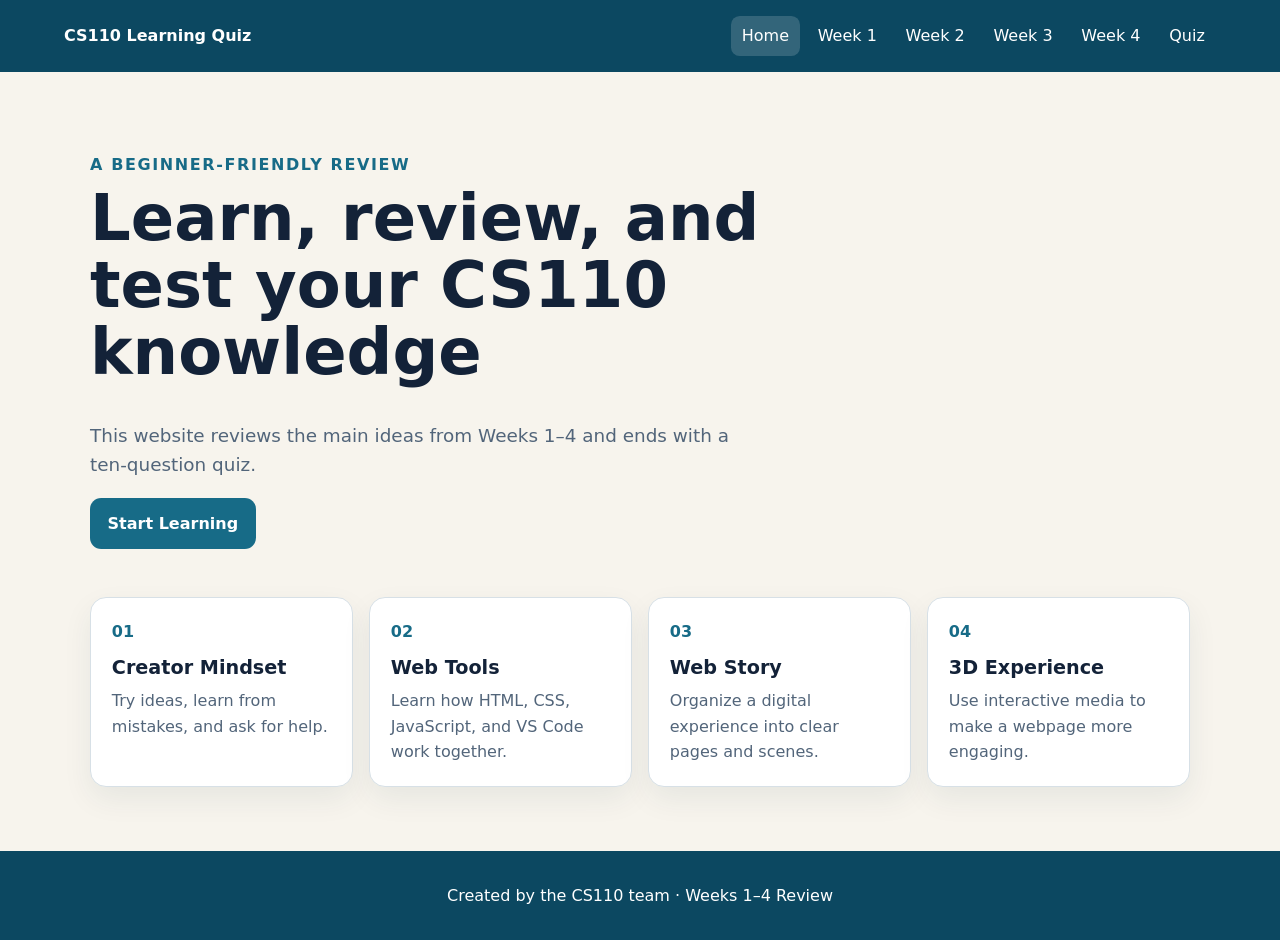
<file: Final/index.html>
<!doctype html>
<html lang="en">
<head>
  <meta charset="UTF-8">
  <meta name="viewport" content="width=device-width, initial-scale=1.0">
  <title>CS110 Learning Quiz</title>
  <link rel="stylesheet" href="styles.css">
  <script src="script.js" defer></script>
</head>
<body>
  <header class="site-header">
    <a class="brand" href="index.html">CS110 Learning Quiz</a>
    <nav aria-label="Main navigation">
      <a class="active" href="index.html">Home</a>
      <a href="week1.html">Week 1</a>
      <a href="week2.html">Week 2</a>
      <a href="week3.html">Week 3</a>
      <a href="week4.html">Week 4</a>
      <a href="quiz.html">Quiz</a>
    </nav>
  </header>

  <main>
    <section class="hero">
      <p class="eyebrow">A beginner-friendly review</p>
      <h1>Learn, review, and test your CS110 knowledge</h1>
      <p>This website reviews the main ideas from Weeks 1–4 and ends with a ten-question quiz.</p>
      <a class="button" href="week1.html">Start Learning</a>
    </section>

    <section class="card-grid" aria-label="Course overview">
      <article class="card"><span>01</span><h2>Creator Mindset</h2><p>Try ideas, learn from mistakes, and ask for help.</p></article>
      <article class="card"><span>02</span><h2>Web Tools</h2><p>Learn how HTML, CSS, JavaScript, and VS Code work together.</p></article>
      <article class="card"><span>03</span><h2>Web Story</h2><p>Organize a digital experience into clear pages and scenes.</p></article>
      <article class="card"><span>04</span><h2>3D Experience</h2><p>Use interactive media to make a webpage more engaging.</p></article>
    </section>
  </main>

  <footer>Created by the CS110 team · Weeks 1–4 Review</footer>
</body>
</html>
</file>
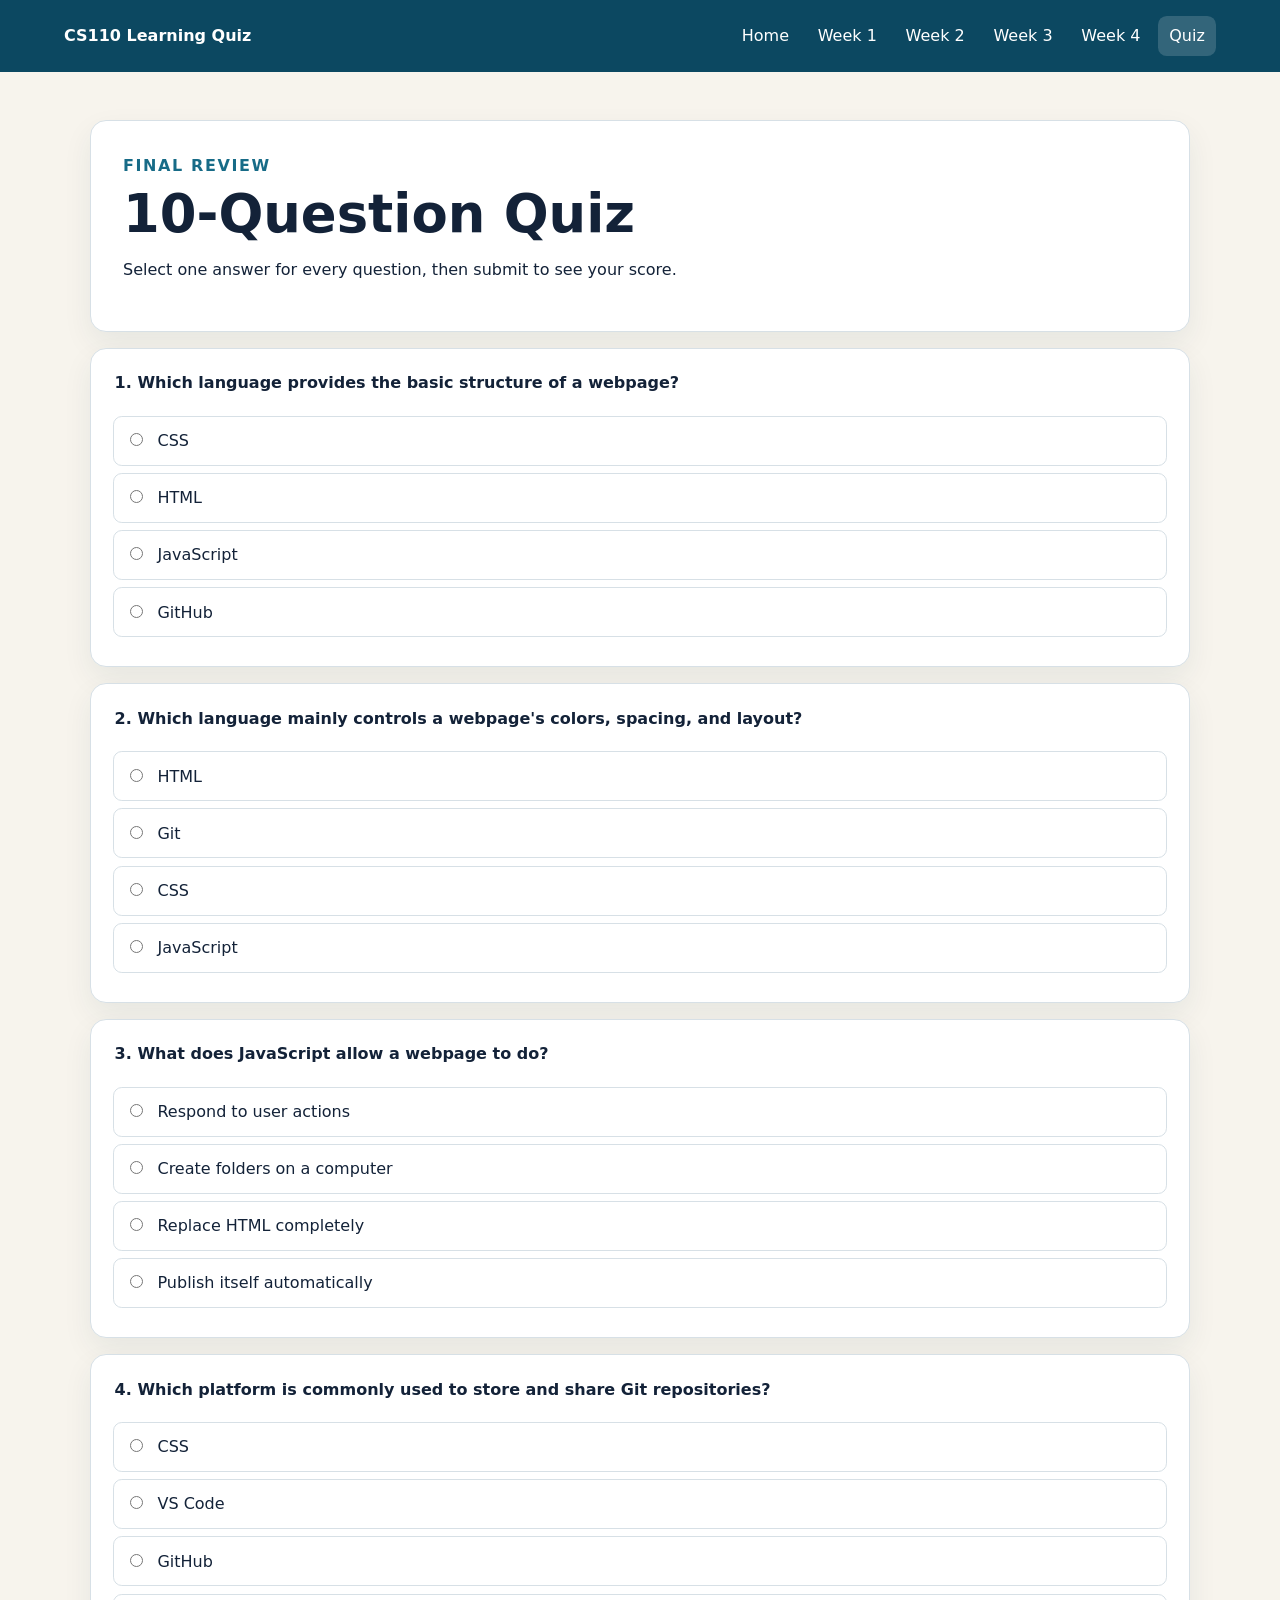
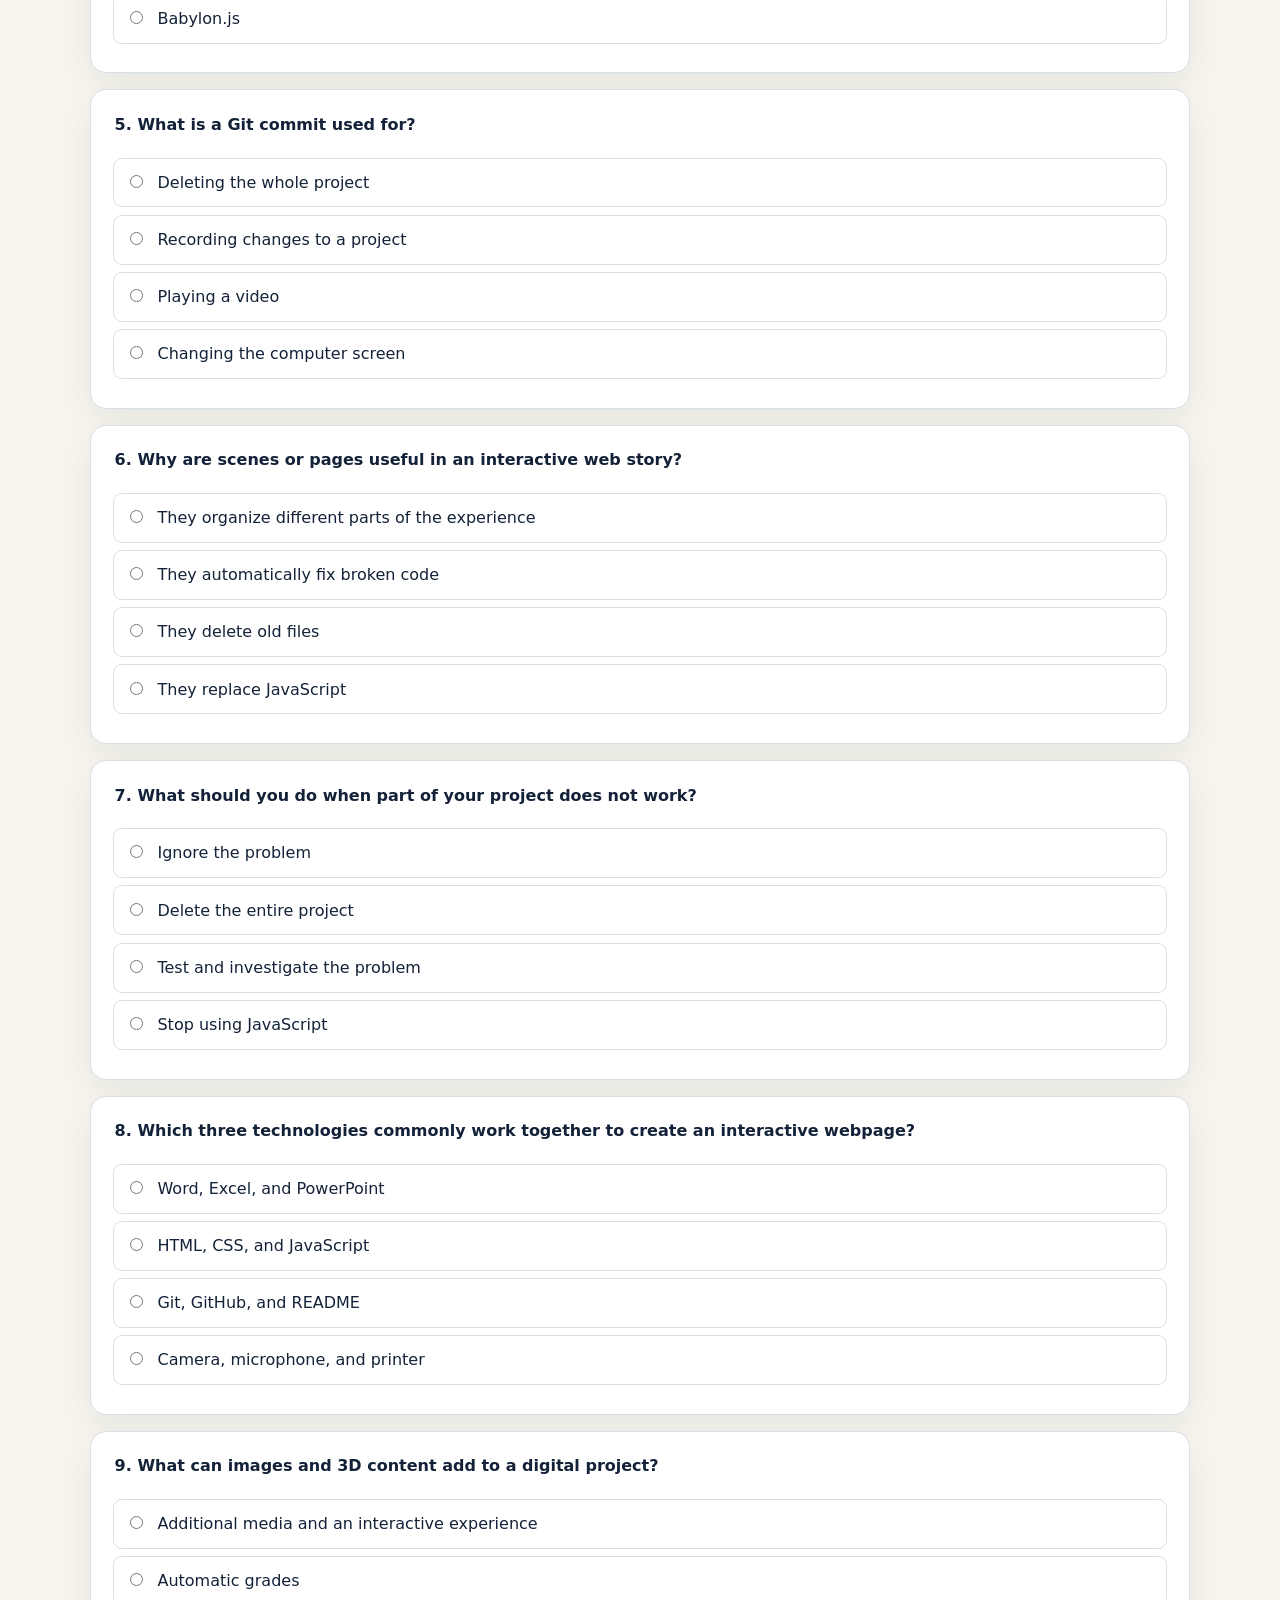
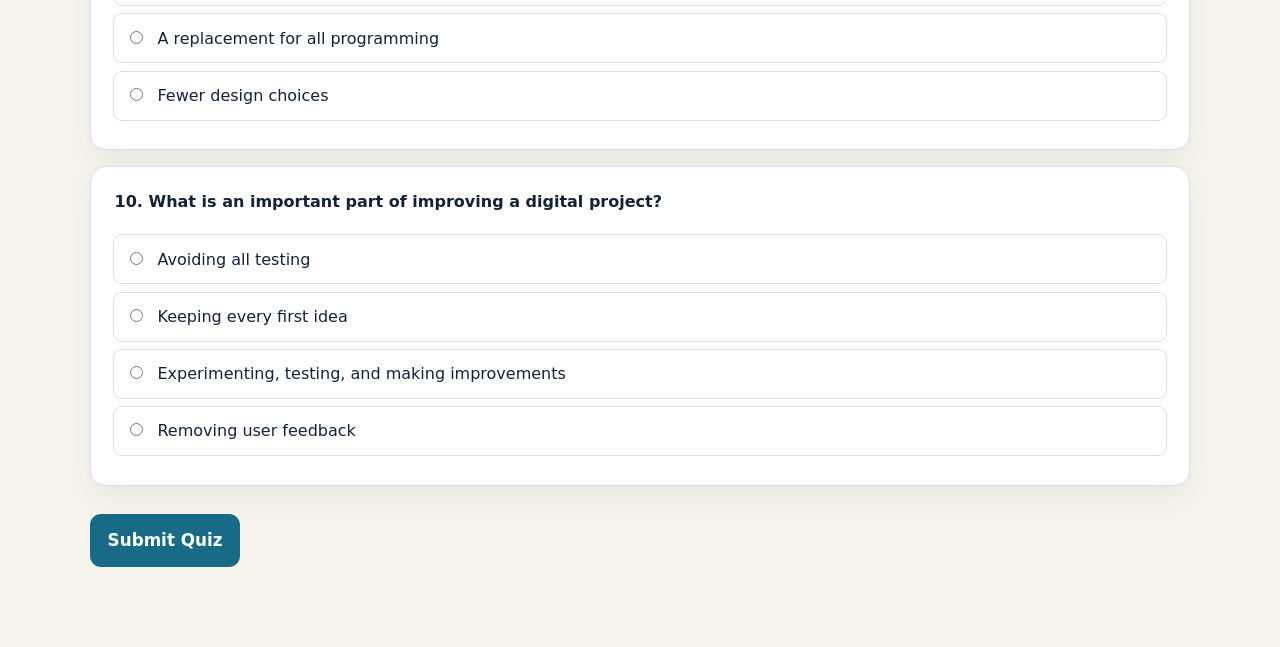
<file: Final/quiz.html>
<!doctype html>
<html lang="en">
<head>
  <meta charset="UTF-8">
  <meta name="viewport" content="width=device-width, initial-scale=1.0">
  <title>Quiz | CS110 Learning Quiz</title>
  <link rel="stylesheet" href="styles.css">
  <script src="script.js" defer></script>
</head>
<body>
  <header class="site-header">
    <a class="brand" href="index.html">CS110 Learning Quiz</a>
    <nav aria-label="Main navigation"><a href="index.html">Home</a><a href="week1.html">Week 1</a><a href="week2.html">Week 2</a><a href="week3.html">Week 3</a><a href="week4.html">Week 4</a><a class="active" href="quiz.html">Quiz</a></nav>
  </header>

  <main class="quiz-page">
    <section class="quiz-intro"><p class="eyebrow">Final Review</p><h1>10-Question Quiz</h1><p>Select one answer for every question, then submit to see your score.</p></section>
    <form id="quiz-form"></form>
    <section id="quiz-result" class="quiz-result" aria-live="polite" hidden></section>
  </main>
</body>
</html>
</file>
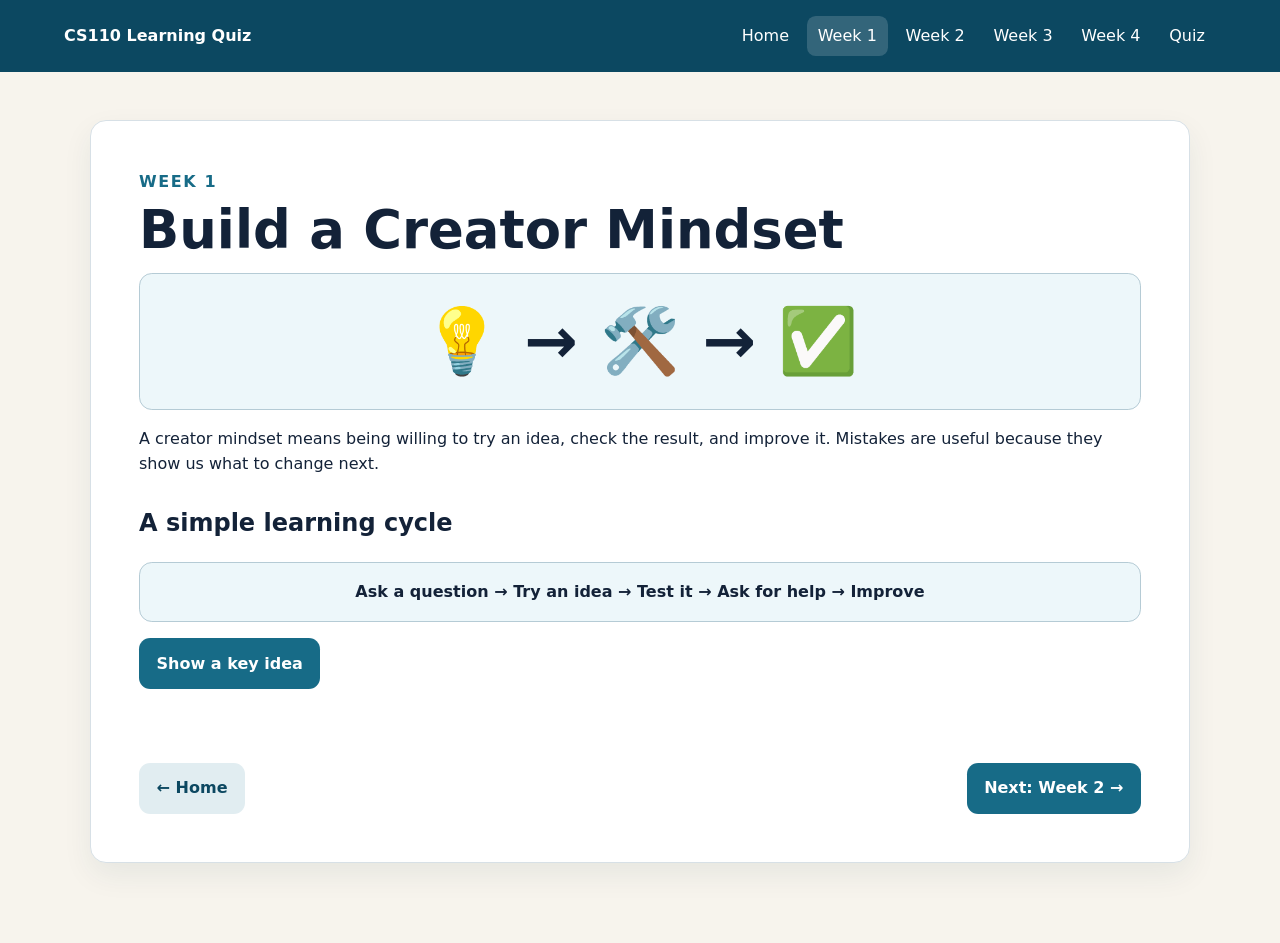
<file: Final/week1.html>
<!doctype html>
<html lang="en">
<head>
  <meta charset="UTF-8">
  <meta name="viewport" content="width=device-width, initial-scale=1.0">
  <title>Week 1 | Creator Mindset</title>
  <link rel="stylesheet" href="styles.css">
  <script src="script.js" defer></script>
</head>
<body>
  <header class="site-header">
    <a class="brand" href="index.html">CS110 Learning Quiz</a>
    <nav aria-label="Main navigation">
      <a href="index.html">Home</a><a class="active" href="week1.html">Week 1</a><a href="week2.html">Week 2</a><a href="week3.html">Week 3</a><a href="week4.html">Week 4</a><a href="quiz.html">Quiz</a>
    </nav>
  </header>

  <main class="lesson-page">
    <section class="lesson-card">
      <p class="eyebrow">Week 1</p>
      <h1>Build a Creator Mindset</h1>
      <div class="lesson-visual" aria-hidden="true">💡 → 🛠️ → ✅</div>
      <p>A creator mindset means being willing to try an idea, check the result, and improve it. Mistakes are useful because they show us what to change next.</p>
      <h2>A simple learning cycle</h2>
      <p class="diagram">Ask a question → Try an idea → Test it → Ask for help → Improve</p>
      <button class="tip-button" type="button" data-tip="A problem is not a failure. It is information that helps you choose your next step.">Show a key idea</button>
      <p class="tip-output" aria-live="polite"></p>
      <div class="page-actions"><a class="button secondary" href="index.html">← Home</a><a class="button" href="week2.html">Next: Week 2 →</a></div>
    </section>
  </main>
</body>
</html>
</file>
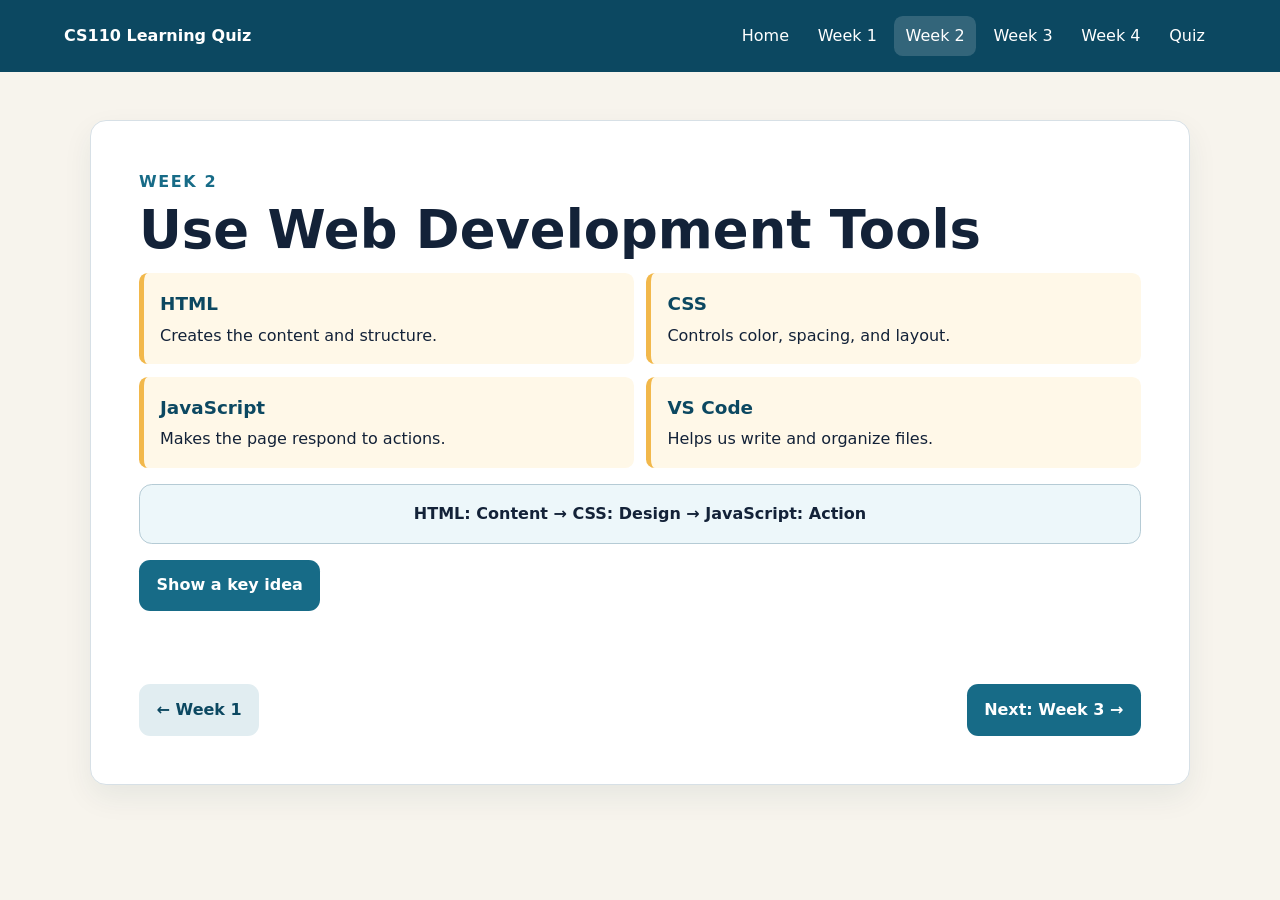
<file: Final/week2.html>
<!doctype html>
<html lang="en">
<head>
  <meta charset="UTF-8">
  <meta name="viewport" content="width=device-width, initial-scale=1.0">
  <title>Week 2 | Web Development Tools</title>
  <link rel="stylesheet" href="styles.css">
  <script src="script.js" defer></script>
</head>
<body>
  <header class="site-header">
    <a class="brand" href="index.html">CS110 Learning Quiz</a>
    <nav aria-label="Main navigation"><a href="index.html">Home</a><a href="week1.html">Week 1</a><a class="active" href="week2.html">Week 2</a><a href="week3.html">Week 3</a><a href="week4.html">Week 4</a><a href="quiz.html">Quiz</a></nav>
  </header>

  <main class="lesson-page">
    <section class="lesson-card">
      <p class="eyebrow">Week 2</p>
      <h1>Use Web Development Tools</h1>
      <div class="code-cards">
        <article><strong>HTML</strong><p>Creates the content and structure.</p></article>
        <article><strong>CSS</strong><p>Controls color, spacing, and layout.</p></article>
        <article><strong>JavaScript</strong><p>Makes the page respond to actions.</p></article>
        <article><strong>VS Code</strong><p>Helps us write and organize files.</p></article>
      </div>
      <p class="diagram">HTML: Content → CSS: Design → JavaScript: Action</p>
      <button class="tip-button" type="button" data-tip="These tools have different jobs, but they work together to create one complete website.">Show a key idea</button>
      <p class="tip-output" aria-live="polite"></p>
      <div class="page-actions"><a class="button secondary" href="week1.html">← Week 1</a><a class="button" href="week3.html">Next: Week 3 →</a></div>
    </section>
  </main>
</body>
</html>
</file>
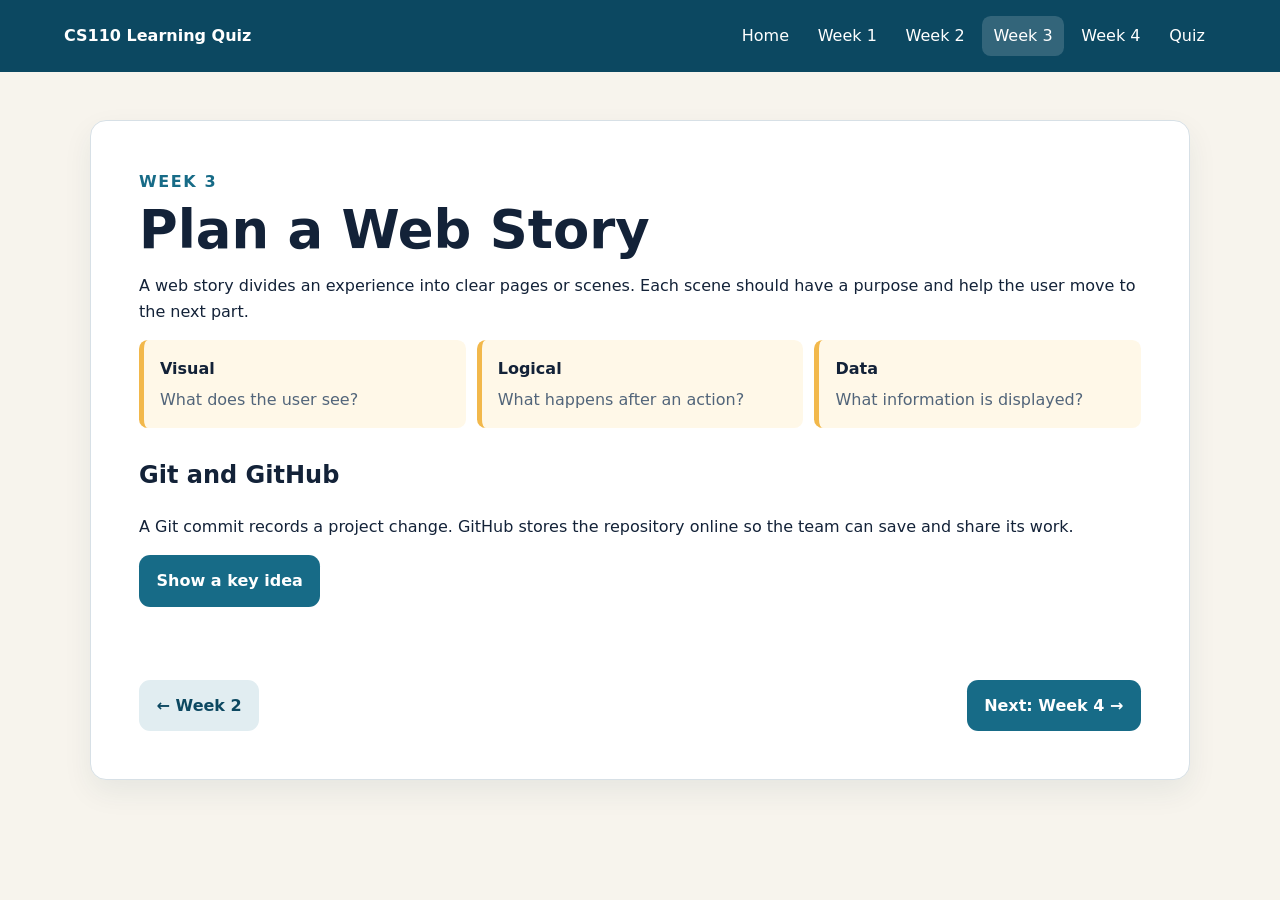
<file: Final/week3.html>
<!doctype html>
<html lang="en">
<head>
  <meta charset="UTF-8">
  <meta name="viewport" content="width=device-width, initial-scale=1.0">
  <title>Week 3 | Web Story and GitHub</title>
  <link rel="stylesheet" href="styles.css">
  <script src="script.js" defer></script>
</head>
<body>
  <header class="site-header">
    <a class="brand" href="index.html">CS110 Learning Quiz</a>
    <nav aria-label="Main navigation"><a href="index.html">Home</a><a href="week1.html">Week 1</a><a href="week2.html">Week 2</a><a class="active" href="week3.html">Week 3</a><a href="week4.html">Week 4</a><a href="quiz.html">Quiz</a></nav>
  </header>

  <main class="lesson-page">
    <section class="lesson-card">
      <p class="eyebrow">Week 3</p>
      <h1>Plan a Web Story</h1>
      <p>A web story divides an experience into clear pages or scenes. Each scene should have a purpose and help the user move to the next part.</p>
      <div class="story-flow" aria-label="Web story plan">
        <div><b>Visual</b><span>What does the user see?</span></div>
        <div><b>Logical</b><span>What happens after an action?</span></div>
        <div><b>Data</b><span>What information is displayed?</span></div>
      </div>
      <h2>Git and GitHub</h2>
      <p>A Git commit records a project change. GitHub stores the repository online so the team can save and share its work.</p>
      <button class="tip-button" type="button" data-tip="Plan the user’s path before coding: page, action, visible result, and next page.">Show a key idea</button>
      <p class="tip-output" aria-live="polite"></p>
      <div class="page-actions"><a class="button secondary" href="week2.html">← Week 2</a><a class="button" href="week4.html">Next: Week 4 →</a></div>
    </section>
  </main>
</body>
</html>
</file>
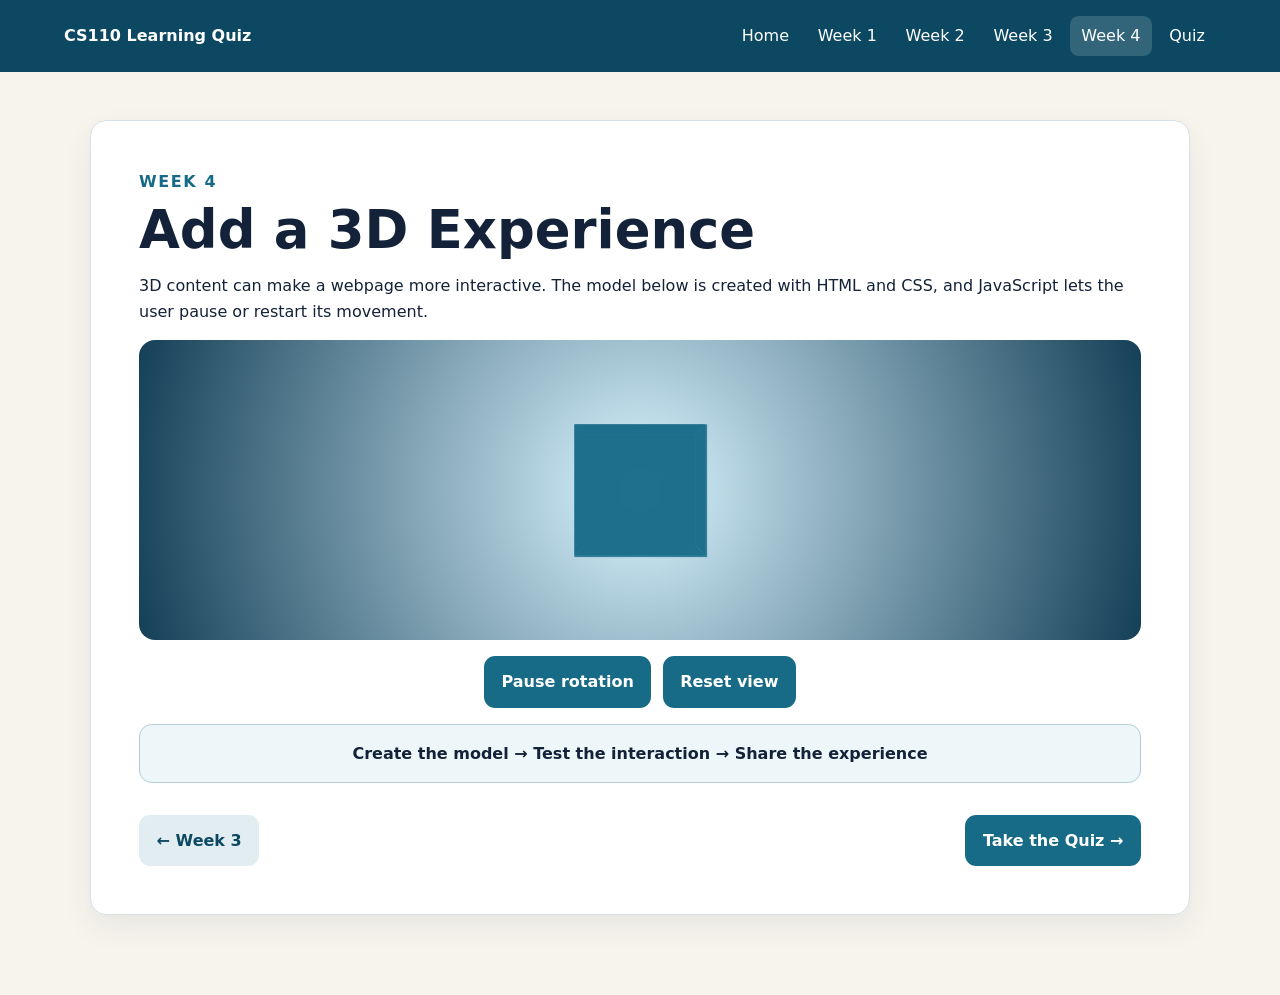
<file: Final/week4.html>
<!doctype html>
<html lang="en">
<head>
  <meta charset="UTF-8">
  <meta name="viewport" content="width=device-width, initial-scale=1.0">
  <title>Week 4 | 3D Web Experience</title>
  <link rel="stylesheet" href="styles.css">
  <script src="script.js" defer></script>
</head>
<body>
  <header class="site-header">
    <a class="brand" href="index.html">CS110 Learning Quiz</a>
    <nav aria-label="Main navigation"><a href="index.html">Home</a><a href="week1.html">Week 1</a><a href="week2.html">Week 2</a><a href="week3.html">Week 3</a><a class="active" href="week4.html">Week 4</a><a href="quiz.html">Quiz</a></nav>
  </header>

  <main class="lesson-page">
    <section class="lesson-card">
      <p class="eyebrow">Week 4</p>
      <h1>Add a 3D Experience</h1>
      <p>3D content can make a webpage more interactive. The model below is created with HTML and CSS, and JavaScript lets the user pause or restart its movement.</p>
      <div class="scene" aria-label="Rotating 3D cube demonstration">
        <div class="cube" id="demo-cube">
          <div class="face front">HTML</div><div class="face back">CSS</div><div class="face right">JS</div><div class="face left">Git</div><div class="face top">3D</div><div class="face bottom">Web</div>
        </div>
      </div>
      <div class="scene-controls"><button id="toggle-cube" type="button">Pause rotation</button><button id="reset-cube" type="button">Reset view</button></div>
      <p class="diagram">Create the model → Test the interaction → Share the experience</p>
      <div class="page-actions"><a class="button secondary" href="week3.html">← Week 3</a><a class="button" href="quiz.html">Take the Quiz →</a></div>
    </section>
  </main>
</body>
</html>
</file>
<file: Final/styles.css>
:root {
  --ink: #132238;
  --muted: #52657a;
  --paper: #f7f4ed;
  --card: #ffffff;
  --blue: #176b87;
  --blue-dark: #0c4861;
  --gold: #f2b84b;
  --line: #d7e0e6;
  --good: #19754b;
  --bad: #b64040;
}

* { box-sizing: border-box; }
body { margin: 0; color: var(--ink); background: var(--paper); font-family: Inter, ui-sans-serif, system-ui, -apple-system, BlinkMacSystemFont, "Segoe UI", sans-serif; line-height: 1.6; }
a { color: inherit; }
.site-header { display: flex; justify-content: space-between; align-items: center; gap: 1rem; padding: 1rem clamp(1rem, 5vw, 5rem); color: white; background: var(--blue-dark); }
.brand { font-weight: 800; text-decoration: none; white-space: nowrap; }
nav { display: flex; flex-wrap: wrap; gap: .4rem; }
nav a { padding: .45rem .7rem; border-radius: .55rem; text-decoration: none; }
nav a:hover, nav a:focus-visible, nav a.active { background: rgba(255,255,255,.16); }
main { width: min(1100px, calc(100% - 2rem)); margin: 0 auto; }
.hero { min-height: 52vh; display: grid; align-content: center; max-width: 760px; padding: 5rem 0 3rem; }
.eyebrow { margin: 0 0 .45rem; color: var(--blue); font-weight: 800; letter-spacing: .1em; text-transform: uppercase; }
h1 { margin: 0 0 1rem; font-size: clamp(2rem, 6vw, 4rem); line-height: 1.05; }
h2 { margin-top: 1.7rem; }
.hero > p:not(.eyebrow) { max-width: 660px; color: var(--muted); font-size: 1.15rem; }
.button, button { display: inline-block; width: fit-content; border: 0; border-radius: .7rem; padding: .8rem 1.1rem; color: white; background: var(--blue); font: inherit; font-weight: 750; text-decoration: none; cursor: pointer; }
.button:hover, button:hover { background: var(--blue-dark); }
.button.secondary { color: var(--blue-dark); background: #e1edf1; }
.card-grid { display: grid; grid-template-columns: repeat(4, 1fr); gap: 1rem; padding-bottom: 4rem; }
.card, .lesson-card, .quiz-intro, .question-card, .quiz-result { border: 1px solid var(--line); border-radius: 1rem; background: var(--card); box-shadow: 0 12px 30px rgba(20,50,70,.07); }
.card { padding: 1.3rem; }
.card span { color: var(--blue); font-weight: 900; }
.card h2 { margin: .55rem 0 .25rem; font-size: 1.2rem; }
.card p { margin: 0; color: var(--muted); }
footer { padding: 2rem; color: white; background: var(--blue-dark); text-align: center; }
.lesson-page, .quiz-page { padding: 3rem 0 5rem; }
.lesson-card { padding: clamp(1.3rem, 4vw, 3rem); }
.lesson-card h1, .quiz-intro h1 { font-size: clamp(2rem, 5vw, 3.3rem); }
.lesson-visual, .diagram { border: 1px solid #b5cbd5; border-radius: .8rem; padding: 1rem; background: #edf7fa; text-align: center; font-weight: 750; }
.lesson-visual { font-size: clamp(2rem, 8vw, 4rem); }
.tip-output { min-height: 1.6rem; color: var(--good); font-weight: 700; }
.page-actions { display: flex; justify-content: space-between; gap: 1rem; margin-top: 2rem; }
.code-cards { display: grid; grid-template-columns: repeat(2, 1fr); gap: .8rem; }
.code-cards article, .story-flow div { padding: 1rem; border-left: 5px solid var(--gold); border-radius: .55rem; background: #fff8e8; }
.code-cards strong { color: var(--blue-dark); font-size: 1.15rem; }
.code-cards p { margin: .25rem 0 0; }
.story-flow { display: grid; grid-template-columns: repeat(3, 1fr); gap: .7rem; }
.story-flow div { display: grid; gap: .3rem; }
.story-flow span { color: var(--muted); }
.scene { display: grid; place-items: center; height: 300px; overflow: hidden; border-radius: 1rem; background: radial-gradient(circle, #d9f4ff, #143f57); perspective: 700px; }
.cube { position: relative; width: 120px; height: 120px; transform-style: preserve-3d; animation: spin 8s linear infinite; }
.cube.paused { animation-play-state: paused; }
.face { position: absolute; display: grid; place-items: center; width: 120px; height: 120px; border: 2px solid rgba(255,255,255,.8); color: white; background: rgba(23,107,135,.8); font-weight: 900; }
.front { transform: translateZ(60px); }.back { transform: rotateY(180deg) translateZ(60px); }.right { transform: rotateY(90deg) translateZ(60px); }.left { transform: rotateY(-90deg) translateZ(60px); }.top { transform: rotateX(90deg) translateZ(60px); }.bottom { transform: rotateX(-90deg) translateZ(60px); }
@keyframes spin { to { transform: rotateX(360deg) rotateY(360deg); } }
.scene-controls { display: flex; justify-content: center; gap: .7rem; margin: 1rem 0; }
.quiz-intro { margin-bottom: 1rem; padding: 2rem; }
.question-card { margin: 1rem 0; padding: 1.35rem; }
.question-card fieldset { margin: 0; padding: 0; border: 0; }
.question-card legend { margin-bottom: .8rem; font-weight: 800; }
.answer-option { display: block; margin: .45rem 0; padding: .7rem; border: 1px solid var(--line); border-radius: .55rem; cursor: pointer; }
.answer-option:hover { background: #f1f8fa; }
.answer-option input { margin-right: .6rem; }
.question-card.correct { border-color: var(--good); }.question-card.incorrect { border-color: var(--bad); }
.quiz-submit { margin-top: .8rem; font-size: 1.05rem; }
.quiz-result { margin-top: 1rem; padding: 1.5rem; }
.quiz-result h2 { margin-top: 0; }

@media (max-width: 800px) {
  .site-header { align-items: flex-start; flex-direction: column; }
  .card-grid { grid-template-columns: repeat(2, 1fr); }
  .story-flow { grid-template-columns: 1fr; }
}
@media (max-width: 520px) {
  .card-grid, .code-cards { grid-template-columns: 1fr; }
  .page-actions { align-items: stretch; flex-direction: column; }
  .page-actions .button { width: 100%; text-align: center; }
}
@media (prefers-reduced-motion: reduce) { .cube { animation: none; } }
</file>
